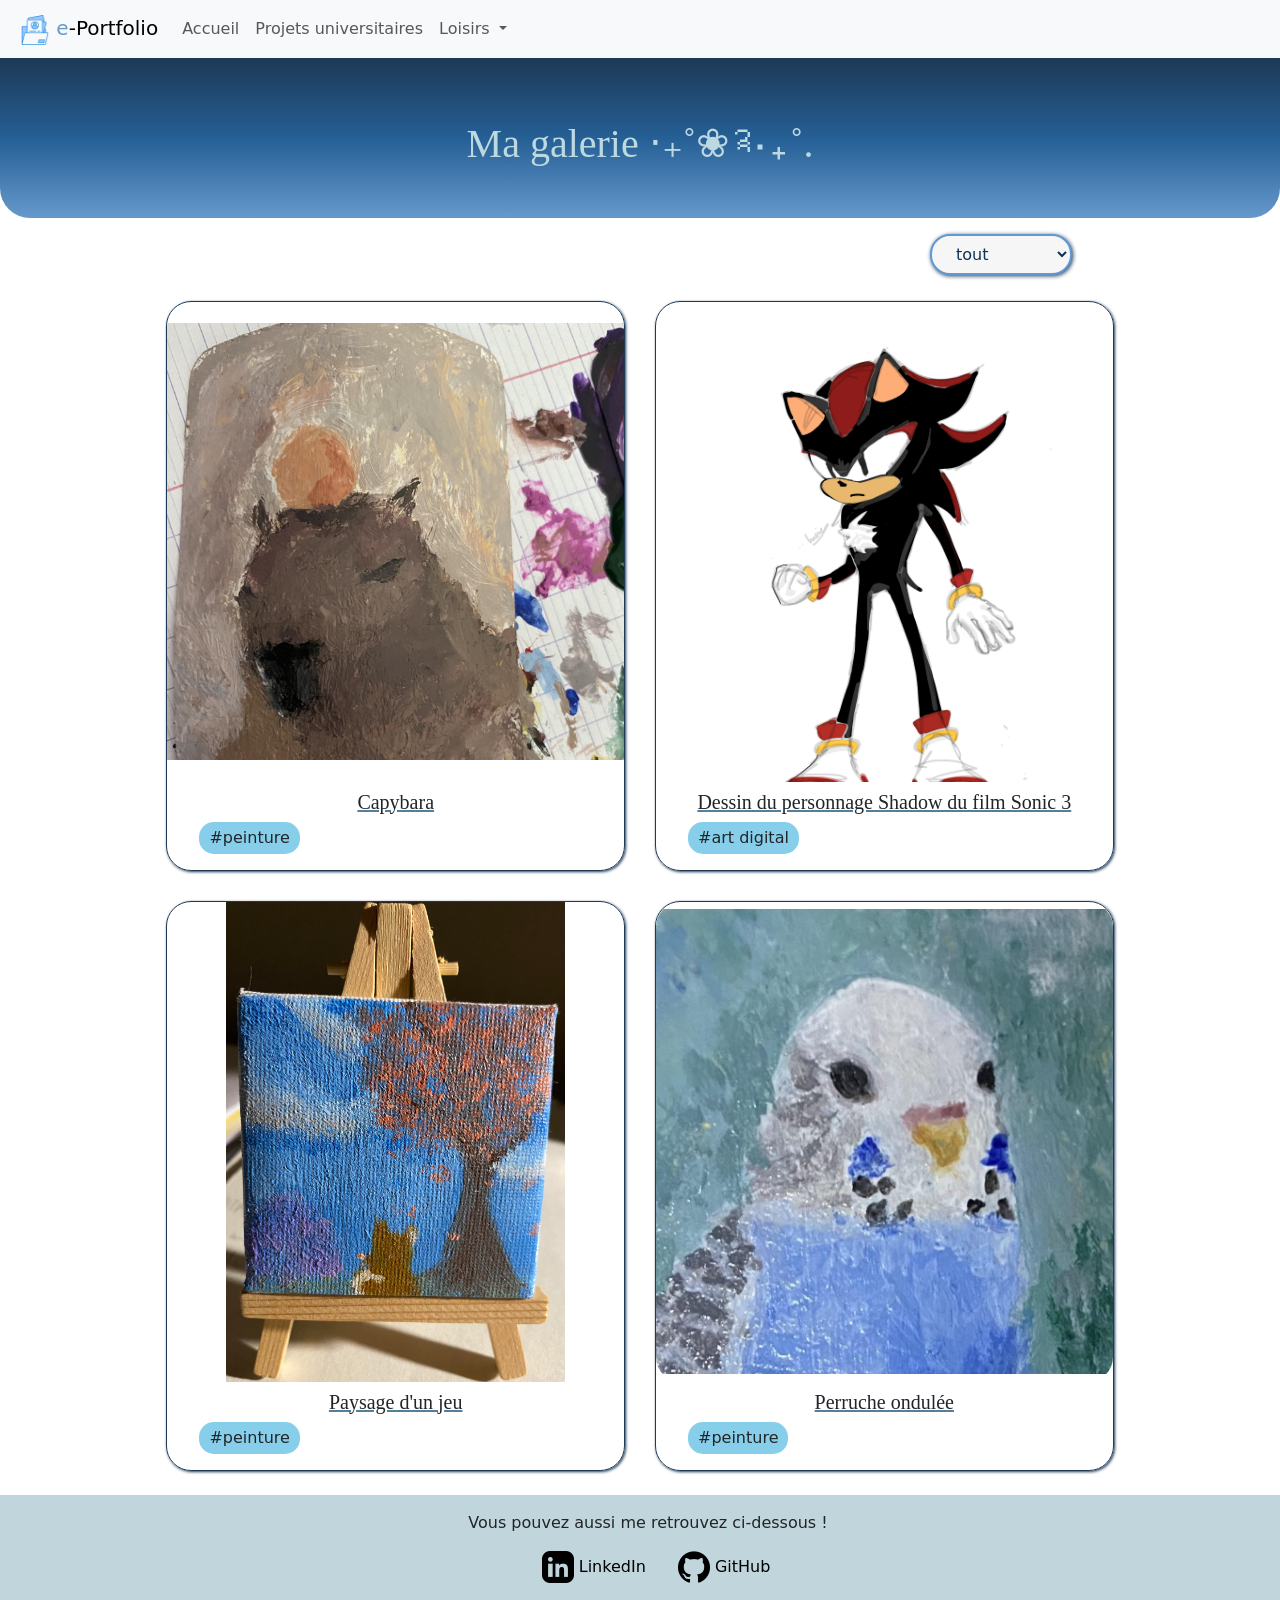
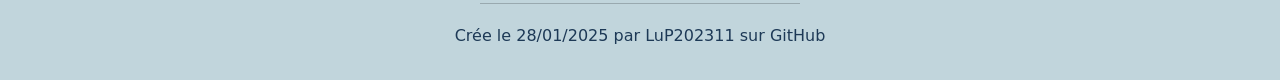
<file: html/art.html>
<!DOCTYPE html>
<html lang="en">
<head>
    <meta charset="UTF-8">
    <title>Art</title>
    <link rel="shortcut icon" href="../images/icone-onglet-rond.png">
    <meta name="viewport" content="width=device-width, initial-scale=1">
    <link href="https://cdn.jsdelivr.net/npm/bootstrap@5.3.3/dist/css/bootstrap.min.css" rel="stylesheet" integrity="sha384-QWTKZyjpPEjISv5WaRU9OFeRpok6YctnYmDr5pNlyT2bRjXh0JMhjY6hW+ALEwIH" crossorigin="anonymous">
    <link href="../css/art.css" rel="stylesheet">
    <link href="../css/index.css" rel="stylesheet">
    <script src="../js/filtre.js" type="module"></script>
    <script src="https://code.jquery.com/jquery-3.2.1.slim.min.js" integrity="sha384-KJ3o2DKtIkvYIK3UENzmM7KCkRr/rE9/Qpg6aAZGJwFDMVNA/GpGFF93hXpG5KkN" crossorigin="anonymous"></script>
    <script src="https://cdn.jsdelivr.net/npm/popper.js@1.12.9/dist/umd/popper.min.js" integrity="sha384-ApNbgh9B+Y1QKtv3Rn7W3mgPxhU9K/ScQsAP7hUibX39j7fakFPskvXusvfa0b4Q" crossorigin="anonymous"></script>
    <script src="https://cdn.jsdelivr.net/npm/bootstrap@4.0.0/dist/js/bootstrap.min.js" integrity="sha384-JZR6Spejh4U02d8jOt6vLEHfe/JQGiRRSQQxSfFWpi1MquVdAyjUar5+76PVCmYl" crossorigin="anonymous"></script>
</head>
<body>
    <!--NAVBAR-->
    <nav class="navbar navbar-expand-lg navbar-light bg-light">
        <a class="navbar-brand" href="../index.html"><img src="../images/ePortfolio.png" style="width:1.5em; margin-left: 1em"> <span style="color: #6699CC;">e</span>-Portfolio </a>    <button class="navbar-toggler" type="button" data-toggle="collapse" data-target="#navbarNavDropdown" aria-controls="navbarNavDropdown" aria-expanded="false" aria-label="Toggle navigation">
            <span class="navbar-toggler-icon"></span>
        </button>
        <div class="collapse navbar-collapse" id="navbarNavDropdown">
            <ul class="navbar-nav">
                <li class="nav-item active">
                    <a class="nav-link" href="../index.html">Accueil</a>
                </li>
                <!--<li class="nav-item">
                    <a class="nav-link disabled" href="experiences.html">Expériences</a>
                </li>-->
                <li class="nav-item">
                    <a class="nav-link" href="projets.html">Projets universitaires</a>
                </li>
                <li class="nav-item dropdown">
                    <a class="nav-link dropdown-toggle" id="navbarDropdownMenuLink" data-toggle="dropdown" aria-haspopup="true" aria-expanded="false">
                        Loisirs
                    </a>
                    <div class="dropdown-menu" aria-labelledby="navbarDropdownMenuLink">
                        <a class="dropdown-item" href="art.html">Art</a>
                        <!--<a class="dropdown-item" href="musique.html">Musique</a>-->
                    </div>
                </li>
            </ul>
        </div>
    </nav>
    <!--FIN NAVBAR-->

    <!-- CONTENU -->
    <div class="header">
        <h1 id="galerie-titre"> Ma galerie ‧₊˚❀༉‧₊˚. </h1>
    </div>
    <div class="navigation">
        <select name="type-art" id="art-select">
            <option value="default">tout</option>
            <option value="peinture">peinture</option>
            <option value="art digital">art digital</option>
        </select>
    </div>
    <div class="galerie">
        <div class="carte">
            <img src="../images/peint.jpg">
            <div class="carte-body">
                <h4>Capybara </h4>
                <ul>
                    <li>#peinture</li>
                </ul>
            </div>
        </div>
        <div class="carte">
            <img src="../images/dessinShadow.png">
            <div class="carte-body">
                <h4>Dessin du personnage Shadow du film Sonic 3</h4>
                <ul>
                    <li>#art digital</li>
                </ul>
            </div>
        </div>
        <div class="carte">
            <img src="../images/peinture.jpg">
            <div class="carte-body">
                <h4> Paysage d'un jeu </h4>
                <ul>
                    <li>#peinture</li>
                </ul>
            </div>
        </div>
        <div class="carte">
            <img src="../images/art.jpg">
            <div class="carte-body">
                <h4> Perruche ondulée </h4>
                <ul>
                    <li>#peinture</li>
                </ul>
            </div>
        </div>
    </div>
    <br>
    <!-- FIN CONTENU -->

    <footer>
        <p style="margin-left: 1em; text-align: center">Vous pouvez aussi me retrouvez ci-dessous !</p>
        <div style="display:flex; justify-content: center">
            <a href="https://www.linkedin.com/in/lucie-phung-2256332a3/" style="text-decoration: none; color: black"><img src="../images/linkedin.png" style="width:2em; margin-left:2em"> LinkedIn</a>
            <a href="https://github.com/LuP202311" style="text-decoration: none; color: black"><img src="../images/github.png" style="width:2em; margin-left:2em"> GitHub</a>
        </div>
        <hr style="width:20em; margin: 20px auto">
        <p style="text-align:center; margin-top: .5em; color: #1D3956">Crée le 28/01/2025 par LuP202311 sur GitHub </p>
    </footer>

</body>
</html>
</file>
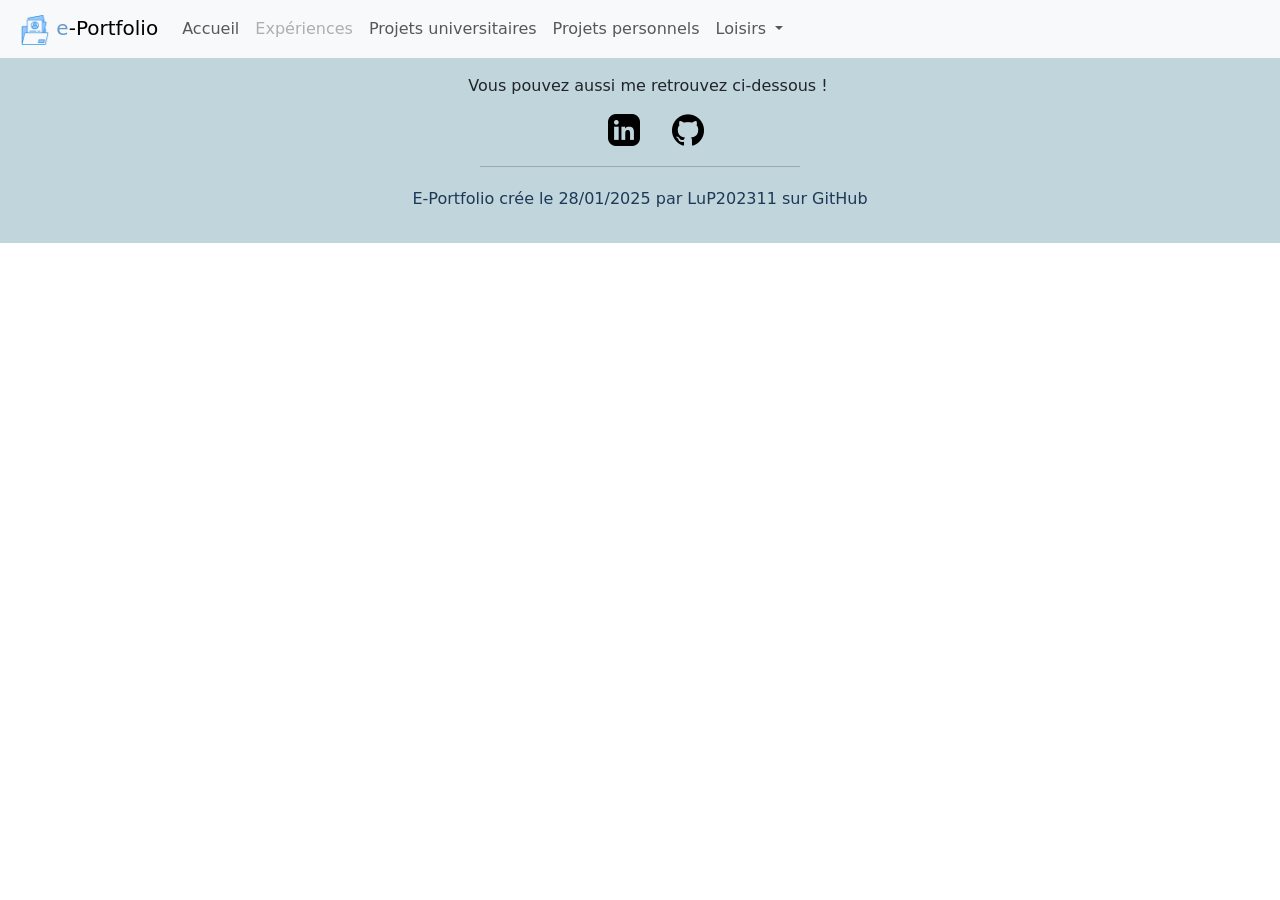
<file: html/musique.html>
<!DOCTYPE html>
<html lang="en">
<head>
    <meta charset="UTF-8">
    <title>Musique</title>
    <link href="../css/index.css" rel="stylesheet">
    <link href="https://cdn.jsdelivr.net/npm/bootstrap@5.3.3/dist/css/bootstrap.min.css" rel="stylesheet" integrity="sha384-QWTKZyjpPEjISv5WaRU9OFeRpok6YctnYmDr5pNlyT2bRjXh0JMhjY6hW+ALEwIH" crossorigin="anonymous">
    <script src="https://code.jquery.com/jquery-3.2.1.slim.min.js" integrity="sha384-KJ3o2DKtIkvYIK3UENzmM7KCkRr/rE9/Qpg6aAZGJwFDMVNA/GpGFF93hXpG5KkN" crossorigin="anonymous"></script>
    <script src="https://cdn.jsdelivr.net/npm/popper.js@1.12.9/dist/umd/popper.min.js" integrity="sha384-ApNbgh9B+Y1QKtv3Rn7W3mgPxhU9K/ScQsAP7hUibX39j7fakFPskvXusvfa0b4Q" crossorigin="anonymous"></script>
    <script src="https://cdn.jsdelivr.net/npm/bootstrap@4.0.0/dist/js/bootstrap.min.js" integrity="sha384-JZR6Spejh4U02d8jOt6vLEHfe/JQGiRRSQQxSfFWpi1MquVdAyjUar5+76PVCmYl" crossorigin="anonymous"></script>
</head>
<body>
<!--NAVBAR-->
<nav class="navbar navbar-expand-lg navbar-light bg-light">
  <a class="navbar-brand" href="#"><img src="../images/ePortfolio.png" style="width:1.5em; margin-left: 1em"> <span style="color: #6699CC;">e</span>-Portfolio </a>  <button class="navbar-toggler" type="button" data-toggle="collapse" data-target="#navbarNavDropdown" aria-controls="navbarNavDropdown" aria-expanded="false" aria-label="Toggle navigation">
    <span class="navbar-toggler-icon"></span>
  </button>
  <div class="collapse navbar-collapse" id="navbarNavDropdown">
    <ul class="navbar-nav">
      <li class="nav-item active">
        <a class="nav-link" href="../index.html">Accueil</a>
      </li>
      <li class="nav-item">
        <a class="nav-link disabled" href="experiences.html">Expériences</a>
      </li>
      <li class="nav-item">
        <a class="nav-link" href="projets.html">Projets universitaires</a>
      </li>
      <li class="nav-item">
        <a class="nav-link" href="projetsPerso.html">Projets personnels</a>
      </li>
      <li class="nav-item dropdown">
        <a class="nav-link dropdown-toggle" id="navbarDropdownMenuLink" data-toggle="dropdown" aria-haspopup="true" aria-expanded="false">
          Loisirs
        </a>
        <div class="dropdown-menu" aria-labelledby="navbarDropdownMenuLink">
          <a class="dropdown-item" href="art.html">Art</a>
          <a class="dropdown-item" href="musique.html">Musique</a>
        </div>
      </li>
    </ul>
  </div>
</nav>
<!--FIN NAVBAR-->

<footer>
  <p style="margin-left: 1em; text-align: center">Vous pouvez aussi me retrouvez ci-dessous !</p>
  <div style="display:flex; justify-content: center">
    <a href="https://www.linkedin.com/in/lucie-phung-2256332a3/"><img src="../images/linkedin.png" style="width:2em; margin-left:2em"></a>
    <a href="https://github.com/LuP202311"><img src="../images/github.png" style="width:2em; margin-left:2em"></a>
  </div>
  <hr style="width:20em; margin: 20px auto">
  <p style="text-align:center; margin-top: .5em; color: #1D3956">E-Portfolio crée le 28/01/2025 par LuP202311 sur GitHub </p>
</footer>

</body>
</html>
</file>
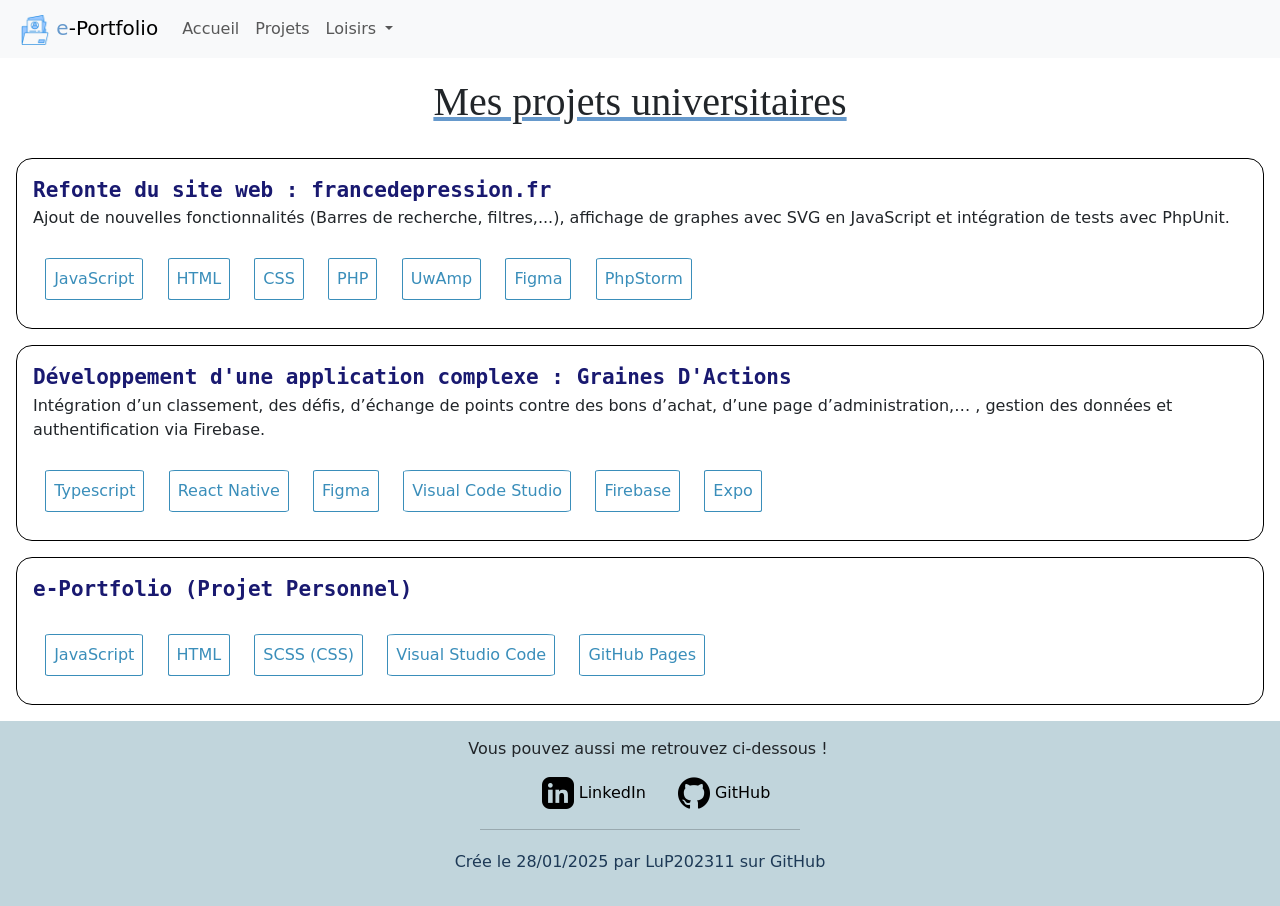
<file: html/projets.html>
<!DOCTYPE html>
<html lang="en">
<head>
    <meta charset="UTF-8">
    <title>Mes projets universitaires</title>
    <link rel="shortcut icon" href="../images/icone-onglet-rond.png">
    <meta name="viewport" content="width=device-width, initial-scale=1">
    <link href="../css/index.css" rel="stylesheet">
    <link href="../css/projets.css" rel="stylesheet">
    <link href="https://cdn.jsdelivr.net/npm/bootstrap@5.3.3/dist/css/bootstrap.min.css" rel="stylesheet" integrity="sha384-QWTKZyjpPEjISv5WaRU9OFeRpok6YctnYmDr5pNlyT2bRjXh0JMhjY6hW+ALEwIH" crossorigin="anonymous">
    <script src="https://code.jquery.com/jquery-3.2.1.slim.min.js" integrity="sha384-KJ3o2DKtIkvYIK3UENzmM7KCkRr/rE9/Qpg6aAZGJwFDMVNA/GpGFF93hXpG5KkN" crossorigin="anonymous"></script>
    <script src="https://cdn.jsdelivr.net/npm/popper.js@1.12.9/dist/umd/popper.min.js" integrity="sha384-ApNbgh9B+Y1QKtv3Rn7W3mgPxhU9K/ScQsAP7hUibX39j7fakFPskvXusvfa0b4Q" crossorigin="anonymous"></script>
    <script src="https://cdn.jsdelivr.net/npm/bootstrap@4.0.0/dist/js/bootstrap.min.js" integrity="sha384-JZR6Spejh4U02d8jOt6vLEHfe/JQGiRRSQQxSfFWpi1MquVdAyjUar5+76PVCmYl" crossorigin="anonymous"></script>
    <script src="../js/listeProjets.js" type="module"></script>
</head>
<body>
    <!--NAVBAR-->
    <nav class="navbar navbar-expand-lg navbar-light bg-light">
        <a class="navbar-brand" href="../index.html"><img src="../images/ePortfolio.png" style="width:1.5em; margin-left: 1em"> <span style="color: #6699CC;">e</span>-Portfolio </a>  <button class="navbar-toggler" type="button" data-toggle="collapse" data-target="#navbarNavDropdown" aria-controls="navbarNavDropdown" aria-expanded="false" aria-label="Toggle navigation">
        <span class="navbar-toggler-icon"></span>
    </button>
        <div class="collapse navbar-collapse" id="navbarNavDropdown">
            <ul class="navbar-nav">
                <li class="nav-item active">
                    <a class="nav-link" href="../index.html">Accueil</a>
                </li>
                <!--<li class="nav-item">
                  <a class="nav-link disabled" href="experiences.html">Expériences</a>
                </li>-->
                <li class="nav-item">
                    <a class="nav-link" href="../html/projets.html">Projets</a>
                </li>
                <!--<li class="nav-item">
                  <a class="nav-link" href="html/projetsPerso.html">Projets personnels</a>
                </li>-->
                <li class="nav-item dropdown">
                    <a class="nav-link dropdown-toggle" id="navbarDropdownMenuLink" data-toggle="dropdown" aria-haspopup="true" aria-expanded="false">
                        Loisirs
                    </a>
                    <div class="dropdown-menu" aria-labelledby="navbarDropdownMenuLink">
                        <a class="dropdown-item" href="../html/art.html">Art</a>
                        <!--<a class="dropdown-item" href="html/musique.html">Musique</a>-->
                    </div>
                </li>
            </ul>
        </div>
    </nav>
    <!--FIN NAVBAR-->

    <h1 id="projets-titre"> Mes projets universitaires </h1>
    <div class="sectionProjets">

    </div>

    <footer>
        <p style="margin-left: 1em; text-align: center">Vous pouvez aussi me retrouvez ci-dessous !</p>
        <div style="display:flex; justify-content: center">
            <a href="https://www.linkedin.com/in/lucie-phung-2256332a3/" style="text-decoration: none; color: black"><img src="../images/linkedin.png" style="width:2em; margin-left:2em"> LinkedIn</a>
            <a href="https://github.com/LuP202311" style="text-decoration: none; color: black"><img src="../images/github.png" style="width:2em; margin-left:2em"> GitHub</a>
        </div>
        <hr style="width:20em; margin: 20px auto">
        <p style="text-align:center; margin-top: .5em; color: #1D3956">Crée le 28/01/2025 par LuP202311 sur GitHub </p>
    </footer>

</body>
</html>
</file>
<file: css/art.css>
.galerie {
    display: flex;
    flex-wrap: wrap;
    height: auto;
    box-sizing: border-box;
    padding: 0 13%;
    gap: 30px;
    justify-content: space-around;
    margin-top: 26px;
}

.carte {
    width: 15em;
    height: auto;
    border: #1D3956 1px solid;
    border-radius: 25px;
    flex: calc(50% - 30px);
    box-shadow: #1D3956 1px 1px 3px 0;
}

.carte img {
    width: 100%;
    height: 30em;
    border-radius: 25px;
    object-fit: contain;
}

.carte-body ul > * {
    list-style-type: none;
    background-color: #87CEEB;
    display: inline-block;
    padding: 4px 10px;
    border-radius: 15px;
}

.navigation {
    display: flex;
    justify-content: flex-end;
    flex-direction: row;
    margin-right: 13em;
}

#art-select {
    padding: 8px 20px;
    border: #6099d3 2px solid;
    border-radius: 20px;
    background-color: #f6f6f6;
    color: #0e3357;
    box-shadow: #1D3956 1px 1px 4px 0;
}

.carte-body h4 {
    font-size: 20px;
    margin-top: 8px;
    text-align: center;
    font-family: Consolas, serif;
    text-decoration: underline #52809c solid;
}

.header {
    display: flex;
    background: linear-gradient(1turn, #6699CC, #255f95, #1D3956);
    height: 10em;
    align-items: center;
    justify-content: center;
    margin-bottom: 1em;
    border-bottom-right-radius: 30px;
    border-bottom-left-radius: 30px;
}

#galerie-titre {
    margin-top: .5em;
    color: #bcd9e1;
    font-family: Corbel, serif;
}

@media (max-width: 750px) {
    .carte {
        display: flex;
        flex-direction: column;
        flex: 100%;
    }

    .navigation {
        margin-right: 0;
        justify-content: center;
    }
}
</file>
<file: css/index.css>
footer {
    background-color: #c1d5dc;
    padding-bottom: 1em;
    padding-top: 1em;
}
</file>
<file: css/projets.css>
#projets-titre {
    text-align: center;
    margin-top: .5em;
    margin-bottom: .8em;
    font-family: "Perpetua", serif;
    text-decoration: #6699CC underline;
}
</file>
